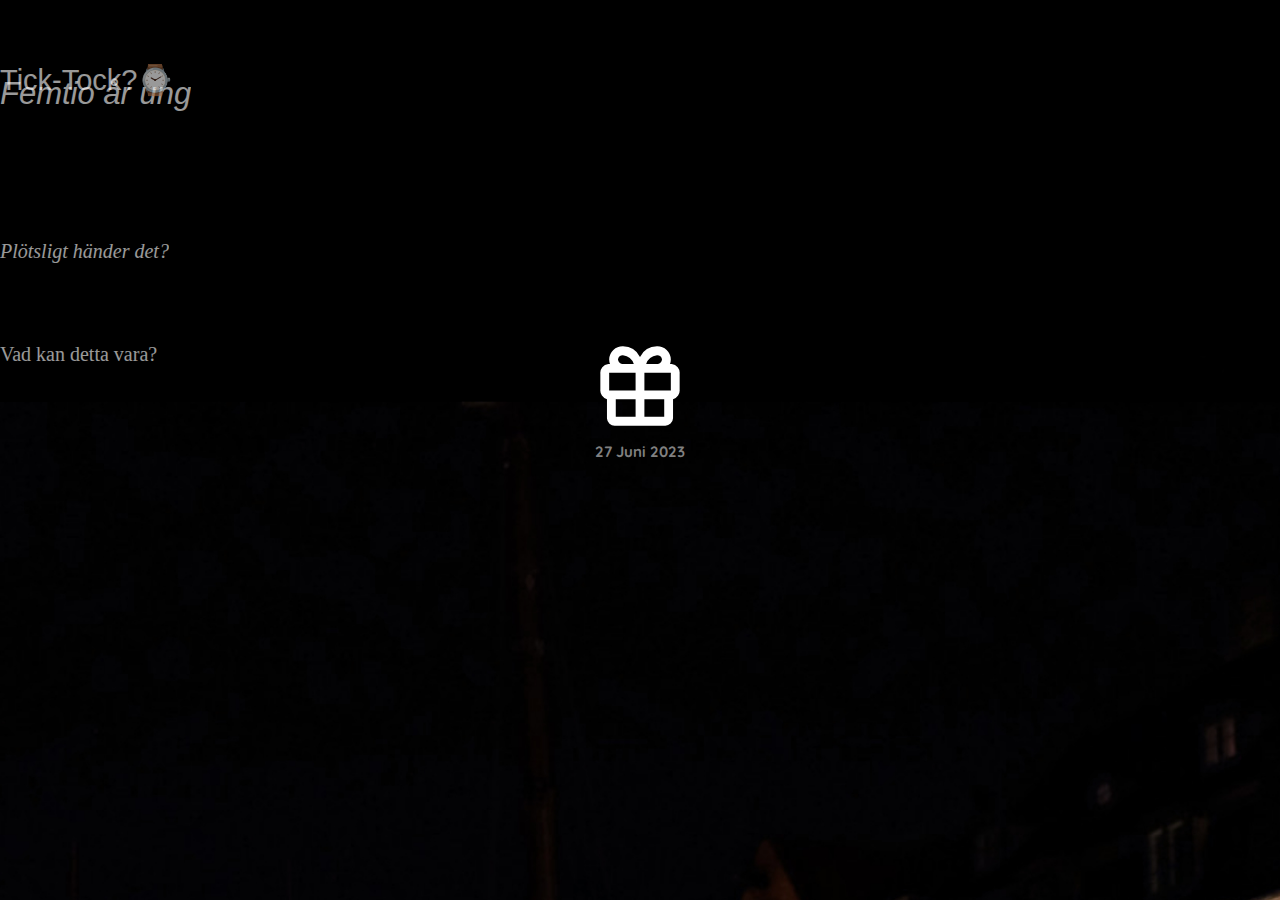
<file: index.html>
<!DOCTYPE html>
<html lang="en">
<head>
  <meta charset="UTF-8">
  <meta name="viewport" content="width=device-width, initial-scale=1.0, user-scalable=no">
  <meta http-equiv="Cache-Control" content="no-cache, no-store, must-revalidate">
  <meta http-equiv="Pragma" content="no-cache" />
  <meta http-equiv="Expires" content="0" />
  <title>Grattis morsan</title>
  <link rel="stylesheet" href="https://cdn.jsdelivr.net/npm/bootstrap@5.3.0/dist/css/bootstrap.min.css">
  <link href="https://fonts.googleapis.com/css2?family=Quicksand:wght@300;400;500;600;700&display=swap" rel="stylesheet">
  <style>
    body {
      display: flex;
      justify-content: center;
      align-items: center;
      height: 100vh;
      background-image: url("media/bg-v2.jpg");
      background-size: cover;
      background-position: center;
      background-repeat: no-repeat;
      overflow: hidden; /* Prevent scrolling */
    }
    .container {
      text-align: center;
      background-color: transparent; /* Removed the white transparent box background color */
      padding: 20px;
      border-radius: 10px;
      font-family: 'Quicksand', sans-serif;
      z-index: 2;
    }
    .fade-button {
      opacity: 0.5;
      background-color: yellow; /* Change the button color to yellow */
      border: none;
    }
    .custom-btn {
      font-size: 28px; /* Change the font size of the button text */
      font-weight: bold;
      transition: transform 0.2s;
      border-radius: 20px
    }
    .custom-btn-1 {
      font-size: 28px; /* Change the font size of the button text */
      font-weight: bold;
      transition: transform 0.2s;
      width: 65%;
      border-radius: 20px
    }
    .custom-btn-2 {
      font-size: 15px; /* Change the font size of the button text */
      font-weight: bold;
      transition: transform 0.2s;
      width: 30%;
      border-radius: 10px
    }
    .custom-btn.active {
      font-size: 28px; /* Increase font weight when button is active */
      transform: scale(1.1); /* Increase size when button is active */
    }
    .custom-btn-1.active {
      font-size: 28px;
      transform: scale(1.1);
    } 
    .custom-btn-2.active {
      font-size: 15px;
      transform: scale(1.1);
    }     

    #timer {
      color: #ffffff; /* Change the color to yellow */
      font-size: 38px; /* Change the font size */
      font-weight: bold; /* Make the text bold */

    }
    #countdownTitle {
      color: #808080; /* Set the color to gray */
      font-size: 15px; /* Adjust the font size as desired */
      font-weight: bold;
      margin-top: 5px; /* Add some top margin to create spacing */
    }
    #imageOverlay {
      position: absolute; /* Position the image overlay */
      /*top: 40%;  */
      left: 50%; /* Center horizontally */
      transform: translate(-50%, -50%); /* Center both horizontally and vertically */
      width: 80px; /* Set the width of the image overlay */
      height: 80px; /* Set the height of the image overlay */
      background-image: url("media/Artboard_181.svg"); /* Replace with the path to your image */
      background-size: cover;
      background-position: center;
      z-index: 2; /* Ensure the image overlay is above the countdown timer */
      margin-top: -50px;
    }

    .pop-up{
      font-size: 32px; /* Change the font size */
      font-weight: bold; /* Make the text bold */      
    }

    .pulse-glow {
    animation: pulse 1.5s infinite;
    }
    
    @keyframes pulse {
      0% {
        box-shadow: 0 0 0 0 rgba(255, 193, 7, 1);
      }
      100% {
        box-shadow: 0 0 0 10px rgb(0, 0, 0);
      }
    }
    
    .slide-in-out {
      position: absolute;
      left: 0;
      top: 50%; /* Set initial position to the middle */
      transform: translateY(-50%); /* Adjust for vertical alignment */
      white-space: nowrap; /* Prevent text wrapping */
      animation: slideInOut 16s linear forwards;
      overflow: hidden; /* Hide any overflowing text */
      z-index: 1;
      color: white;
      opacity: 0.6;      
    }  
    .slide-in-out-vanster {
      position: absolute;
      left: 0;
      top: 50%; /* Set initial position to the middle */
      transform: translateY(-50%); /* Adjust for vertical alignment */
      white-space: nowrap; /* Prevent text wrapping */
      animation: slideInOutVanster 18s linear forwards;
      overflow: hidden; /* Hide any overflowing text */
      z-index: 1;
      color: white;
      opacity: 0.6;      
    }
    .slide-in-out-hoger {
      position: absolute;
      left: 0;
      top: 50%; /* Set initial position to the middle */
      transform: translateY(-50%); /* Adjust for vertical alignment */
      white-space: nowrap; /* Prevent text wrapping */
      animation: slideInOut 22s linear forwards;
      overflow: hidden; /* Hide any overflowing text */
      z-index: 1;
      color: white;
      opacity: 0.6;
    } 
    .slide-in-out-vanster-2 {
      position: absolute;
      left: 0;
      top: 50%; /* Set initial position to the middle */
      transform: translateY(-50%); /* Adjust for vertical alignment */
      white-space: nowrap; /* Prevent text wrapping */
      animation: slideInOutVanster 26s linear forwards;
      overflow: hidden; /* Hide any overflowing text */
      z-index: 1;
      color: white;
      opacity: 0.6;
    }     
    
    @keyframes slideInOut {
      0% {
        transform: translateX(calc(250vw));
      }
      100% {
        transform: translateX(calc(-100% - 100vw));
      }
    }  
    @keyframes slideInOutVanster {
      0% {
        transform: translateX(calc(-150vw));
      }
      100% {
        transform: translateX(calc(100% + 100vw));
      }
    }   

    
  </style>
</head>
<body>

    <div class="slide-in-out"></div>
    <div class="slide-in-out-vanster"></div>
    <div class="slide-in-out-hoger"></div>  
    <div class="slide-in-out-vanster-2"></div>  

    <div class="container">
      <div id="imageOverlay"></div>
      <div id="timer"></div>
      <div id="countdownTitle">27 Juni 2023</div>
      <div class="d-flex justify-content-center">
        <button id="startButton" class="btn btn-warning fade-button btn-grow custom-btn w-50" style="display: none; margin-top: 15px;" disabled data-bs-toggle="modal">Öppna</button>
      </div>
    </div>


    <!-- Bootstrap Modal -->
    <div class="modal fade" id="popupModal" tabindex="-1" aria-labelledby="popupModalLabel" aria-hidden="true">
      <div class="modal-dialog modal-dialog-centered">
        <div class="modal-content w-100" style="background-color: rgb(0, 0, 0); height: 380px;">
          <div class="custom-modal-body text-center" style="color: rgb(255, 255, 255); font-weight: 400; font-size: 40px; margin-top: 40px;">
            Redo för en
          </div>
          <div class="custom-modal-body text-center"style="color: white; font-weight: 700; font-size: 40px; margin-top: -15px;">
            överraskning?
          </div>
          <div class="d-flex justify-content-center" style="margin-top: 20px;">
            <button id ="ja" class="btn btn-warning btn-grow custom-btn-1 pulse-glow">JAA!!!</button> 
          </div>

          <div class="modal-footer d-flex justify-content-center mx-auto" style="border-top-width: 5px; margin-top: 25px; width: 70px;">
          </div>
          
          <div class="d-flex justify-content-center" style="margin-top: 5px;">
            <button id ="trorde" class="btn btn-outline-light btn-grow custom-btn-2">Tror det</button> 
          </div>        
          
        </div>
      </div>
    </div>

    <script src="js/confetti.js" type="module"></script>
    <script src="https://cdn.jsdelivr.net/npm/bootstrap@5.3.0/dist/js/bootstrap.bundle.min.js"></script>
    <script>

  //Räkna ut antal sekunder till 27 juni
  var targetTime = new Date("2023-06-27 13:00:00"); // Replace with your target time
  var x = setInterval(function() {
    var currentTime = new Date().getTime();
    var timeDifference = targetTime.getTime() - currentTime;
    

    var seconds = Math.floor(timeDifference / 1000);
    var minutes = Math.floor(seconds / 60);
    var hours = Math.floor(minutes / 60);
    var days = Math.floor(hours / 24);

    seconds %= 60;
    minutes %= 60;
    hours %= 24;

    var timerElement = document.getElementById("timer");
    timerElement.innerHTML = days + "d " + hours + "h " + minutes + "m " + seconds + "s";

    if (timeDifference < 1) {
      clearInterval(x);
      timerElement.style.display = "none";
      document.getElementById("startButton").classList.remove("fade-button");
      document.getElementById("startButton").style.display = "block";
      document.getElementById("startButton").disabled = false;
      document.getElementById("countdownTitle").style.display = "none";
      document.getElementById("imageOverlay").style.backgroundImage = "url('media/Artboard_171.svg')";
    }
  }, 1000);

      
      document.getElementById("startButton").addEventListener("click", function() {
        setTimeout(function() {
          var myModal = new bootstrap.Modal(document.getElementById("popupModal"));
          myModal.show();
        }, 1000);
      });
      
      document.getElementById("ja").addEventListener("click", function() {
        setTimeout(function() {
          window.location.href = "raffle.html"; // Replace with the desired page URL
        }, 800);
      });
      document.getElementById("trorde").addEventListener("click", function() {
        setTimeout(function() {
          window.location.href = "raffle.html"; // Replace with the desired page URL
        }, 800);
      });

  //window.location.href = "raffle.html"; // Replace with the desired page URL

  // Add event listener to increase button size and font weight when clicked
  var startButton = document.getElementById("startButton");
  var jaButton = document.getElementById("ja");
  var trordeButton = document.getElementById("trorde");

  startButton.addEventListener("click", function() {
    startButton.classList.add("active");
    setTimeout(function() {
      startButton.classList.remove("active");
    }, 300);
  });

  jaButton.addEventListener("click", function() {
    jaButton.classList.add("active");
    setTimeout(function() {
      jaButton.classList.remove("active");
    }, 300);
  });

  trordeButton.addEventListener("click", function() {
    trordeButton.classList.add("active");
    setTimeout(function() {
      trordeButton.classList.remove("active");
    }, 300);
  });

    </script>

  <!-- Glidande text höger 1 -->
  <script>
  // Glidande texten
      //Text 1 höger
      document.addEventListener("DOMContentLoaded", function() {
        var texts = [
          "Femtio år ung",
          "Ganska galna barn",
          "Vad kan detta vara?",
          "Undra vad som ska hända på 00:00:00",
          "Hipp Hipp Hurra för snart är det din födelsedáa",
          "Ålder är inte viktig om du inte är en ost"
        ];
        var fonts = [
          "Arial",
          "Times New Roman",
          "Verdana",
          "Courier New",
          "Georgia"
        ];
        var fontStyles = [
          "normal",
          "italic",
          "bold"
        ];

        function getRandomFontSize() {
          return Math.floor(Math.random() * 15) + 20; // Random font size between 10px and 20px
        }


        var slideInOut = document.querySelector(".slide-in-out");
        var screenHeight = window.innerHeight;

        function startAnimation() {
          var randomText = texts[Math.floor(Math.random() * texts.length)];
          var randomFont = fonts[Math.floor(Math.random() * fonts.length)];
          var randomFontSize = getRandomFontSize();
          var randomFontStyle = fontStyles[Math.floor(Math.random() * fontStyles.length)];
          
          slideInOut.style.fontSize = randomFontSize + "px";
          slideInOut.textContent = randomText;
          slideInOut.style.fontFamily = randomFont;
          slideInOut.style.fontStyle = randomFontStyle;

          var randomY = Math.floor(Math.random() * (screenHeight / 2)); // Random position between top and middle
          slideInOut.style.top = randomY + "px";
          slideInOut.classList.remove("slide-in-out");
          void slideInOut.offsetWidth; // Restart the animation
          slideInOut.classList.add("slide-in-out");
        }
        
        startAnimation(); // Initial animation
        
        slideInOut.addEventListener("animationend", function() {
          setTimeout(startAnimation, 100); // Start the animation again after 1 seconds
        });


      });


  </script>

  <!-- Glidande text vänster 1 -->
  <script>
      document.addEventListener("DOMContentLoaded", function() {
        var textsvanster = [
          "Bästa morsan",
          "Trevligt vi ska ha det!",
          "Tack för att du är du.❤",
          "🥳🥂",
          "Plötsligt händer det?",
          "Tack för att du är du"
        ];
        var fontsvanster = [
          "Arial",
          "Times New Roman",
          "Verdana",
          "Courier New",
          "Georgia"
        ];
        var fontStylesVanster = [
          "normal",
          "italic",
          "bold"
        ];

        function getRandomFontSizeVanster() {
          return Math.floor(Math.random() * 15) + 20; // Random font size between 10px and 20px
        }


        var slideInOutVanster = document.querySelector(".slide-in-out-vanster");
        var screenHeightVanster = window.innerHeight;

        function startAnimationVanster() {
          var randomTextVanster = textsvanster[Math.floor(Math.random() * textsvanster.length)];
          var randomFontVanster = fontsvanster[Math.floor(Math.random() * fontsvanster.length)];
          var randomFontSizeVanster = getRandomFontSizeVanster();
          var randomFontStyleVanster = fontStylesVanster[Math.floor(Math.random() * fontStylesVanster.length)];
          
          slideInOutVanster.style.fontSize = randomFontSizeVanster + "px";
          slideInOutVanster.textContent = randomTextVanster;
          slideInOutVanster.style.fontFamily = randomFontVanster;
          slideInOutVanster.style.fontStyle = randomFontStyleVanster;

          var randomYVanster = Math.floor(Math.random() * (screenHeightVanster / 2)); // Random position between top and middle
          slideInOutVanster.style.top = randomYVanster + "px";
          slideInOutVanster.classList.remove("slide-in-out-vanster");
          void slideInOutVanster.offsetWidth; // Restart the animation
          slideInOutVanster.classList.add("slide-in-out-vanster");
        }
        
        startAnimationVanster(); // Initial animation
        
        slideInOutVanster.addEventListener("animationend", function() {
          setTimeout(startAnimationVanster, 100); // Start the animation again after 1 seconds
        });
      });

  </script>

  <!-- Glidande text höger 2 -->
  <script>
    // Glidande texten
        //Text 1 höger
        document.addEventListener("DOMContentLoaded", function() {
          var textsHoger = [
            "Femtio år ung",
            "Ganska galna barn",
            "Vad kan detta vara?",
            "Undra vad som ska hända på 00:00:00",
            "Hipp Hipp Hurra för snart är det din födelsedáa",
            "Ålder är inte viktig om du inte är en ost"
          ];
          var fontsHoger = [
            "Arial",
            "Times New Roman",
            "Verdana",
            "Courier New",
            "Georgia"
          ];
          var fontStylesHoger = [
            "normal",
            "italic",
            "bold"
          ];
  
          function getRandomFontSizeHoger() {
            return Math.floor(Math.random() * 15) + 15; // Random font size between 10px and 20px
          }
  
  
          var slideInOutHoger = document.querySelector(".slide-in-out-hoger");
          var screenHeight = window.innerHeight;
  
          function startAnimationHoger() {
            var randomTextHoger = textsHoger[Math.floor(Math.random() * textsHoger.length)];
            var randomFontHoger = fontsHoger[Math.floor(Math.random() * fontsHoger.length)];
            var randomFontSizeHoger = getRandomFontSizeHoger();
            var randomFontStyleHoger = fontStylesHoger[Math.floor(Math.random() * fontStylesHoger.length)];
            
            slideInOutHoger.style.fontSize = randomFontSizeHoger + "px";
            slideInOutHoger.textContent = randomTextHoger;
            slideInOutHoger.style.fontFamily = randomFontHoger;
            slideInOutHoger.style.fontStyle = randomFontStyleHoger;
  
            var randomYHoger = Math.floor(Math.random() * (screenHeight / 2)); // Random position between top and middle
            slideInOutHoger.style.top = randomYHoger + "px";
            slideInOutHoger.classList.remove("slide-in-out-hoger");
            void slideInOutHoger.offsetWidth; // Restart the animation
            slideInOutHoger.classList.add("slide-in-out-hoger");
          }
          
          startAnimationHoger(); // Initial animation
          
          slideInOutHoger.addEventListener("animationend", function() {
            setTimeout(startAnimationHoger, 100); // Start the animation again after 1 seconds
          });
  
        });
  
  
    </script>
 
  <!-- Glidande text vänster 2 -->
  <script>
    document.addEventListener("DOMContentLoaded", function() {
      var textsvanster2 = [
        "Bästa morsan",
        "Trevligt vi ska ha det!🎈",
        "Tick-Tock?⌚",
        "Snart smäller det!",
        "Plötsligt händer det?",
        "🎊🎊🎊🎊🎊🎊"
      ];
      var fontsvanster2 = [
        "Arial",
        "Times New Roman",
        "Verdana",
        "Courier New",
        "Georgia"
      ];
      var fontStylesVanster2 = [
        "normal",
        "italic",
        "bold"
      ];

      function getRandomFontSizeVanster2() {
        return Math.floor(Math.random() * 15) + 20; // Random font size between 10px and 20px
      }


      var slideInOutVanster2 = document.querySelector(".slide-in-out-vanster-2");
      var screenHeightVanster2 = window.innerHeight;

      function startAnimationVanster2() {
        var randomTextVanster2 = textsvanster2[Math.floor(Math.random() * textsvanster2.length)];
        var randomFontVanster2 = fontsvanster2[Math.floor(Math.random() * fontsvanster2.length)];
        var randomFontSizeVanster2 = getRandomFontSizeVanster2();
        var randomFontStyleVanster2 = fontStylesVanster2[Math.floor(Math.random() * fontStylesVanster2.length)];
        
        slideInOutVanster2.style.fontSize = randomFontSizeVanster2 + "px";
        slideInOutVanster2.textContent = randomTextVanster2;
        slideInOutVanster2.style.fontFamily = randomFontVanster2;
        slideInOutVanster2.style.fontStyle = randomFontStyleVanster2;

        var randomYVanster2 = Math.floor(Math.random() * (screenHeightVanster2 / 2)); // Random position between top and middle
        slideInOutVanster2.style.top = randomYVanster2 + "px";
        slideInOutVanster2.classList.remove("slide-in-out-vanster-2");
        void slideInOutVanster2.offsetWidth; // Restart the animation
        slideInOutVanster2.classList.add("slide-in-out-vanster-2");
      }
      
      startAnimationVanster2(); // Initial animation
      
      slideInOutVanster2.addEventListener("animationend", function() {
        setTimeout(startAnimationVanster2, 100); // Start the animation again after 1 seconds
      });
    });

</script>

</body>
</html>
</file>
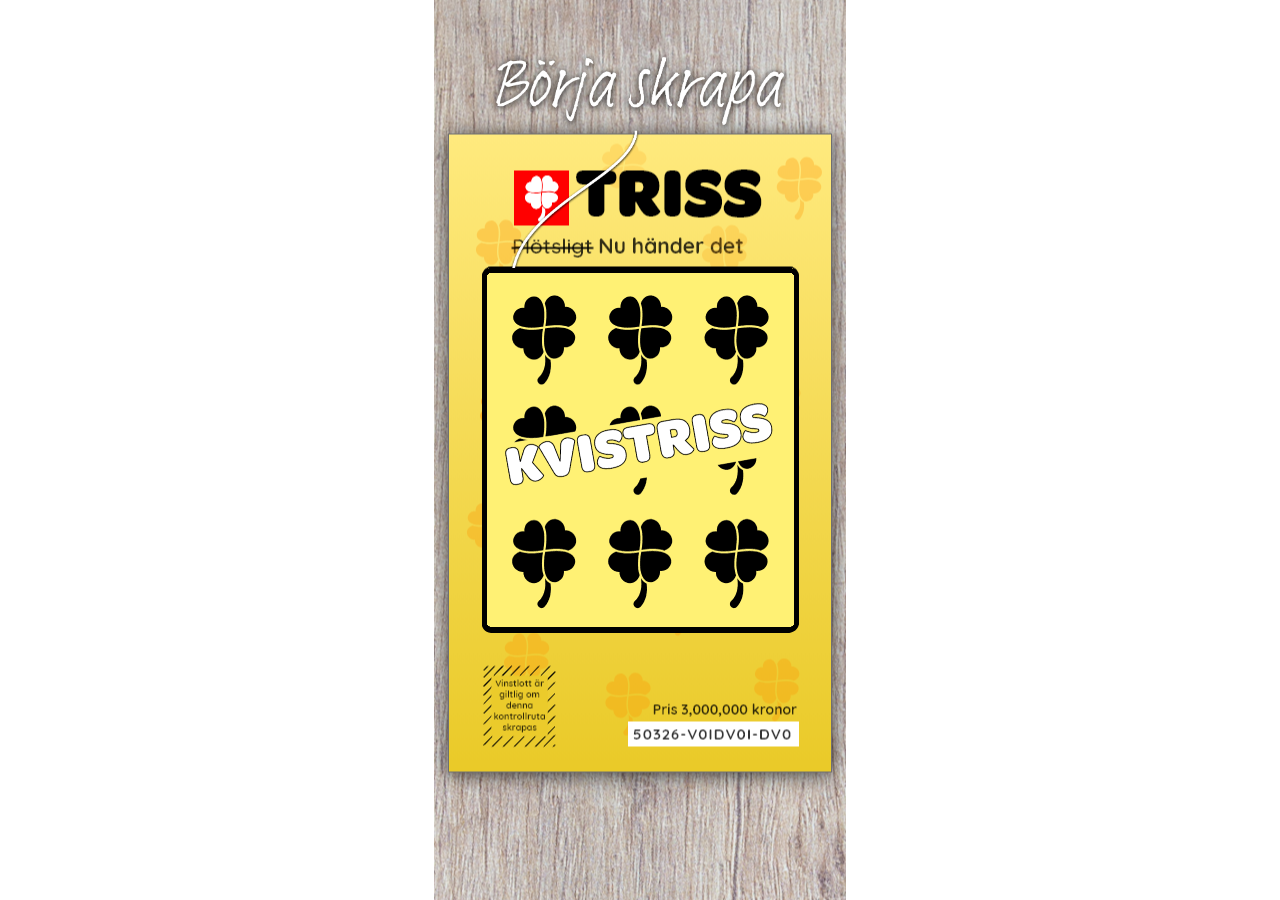
<file: raffle.html>
<!DOCTYPE html>
<html lang="en">
<head>
  <meta charset="UTF-8">
  <meta name="viewport" content="width=device-width, initial-scale=0.917,user-scalable=no">
  <meta http-equiv="Cache-Control" content="no-cache, no-store, must-revalidate">
  <meta http-equiv="Pragma" content="no-cache" />
  <meta http-equiv="Expires" content="0" />
  <title>Grattis morsan</title>
  <link rel="stylesheet" href="https://cdn.jsdelivr.net/npm/bootstrap@5.3.0/dist/css/bootstrap.min.css">
  <link href="https://fonts.googleapis.com/css2?family=Quicksand:wght@300;400;500;600;700&display=swap" rel="stylesheet">
  <style>
    body {
      display: flex;
      justify-content: center;
      align-items: center;
      height: 100vh;
      background-image: url("media/bakgrund-3.png");
      background-size: auto;
      background-position: center;
      background-repeat: no-repeat;
      overflow: hidden;
      position: relative;    
      font-family: 'Quicksand', sans-serif; 
    }

    .canvas {
    position: absolute;
    display: flex;
    justify-content: center;
    align-items: center;
    background-size: cover;
    background-position: center;
    overflow: hidden;
    z-index: 1;
    }
    
    .form {
    padding: 20px;
    visibility: visible;
    }


    .custom-btn {
      font-size: 25px; /* Change the font size of the button text */
      font-weight: 800;
      transition: transform 0.2s;
      width: 100%;
      border-radius: 10px
      
    
    }
    .borja {
      z-index: 2;
      position: fixed;
      margin-top: -580px;
      background-repeat: no-repeat;
    }
    
    .borja img{
    max-width: 300px;
    height: auto;  
    }
    
    .fade-in {
      opacity: 1;
      transition: opacity 3s;
    }

    .modal-overlay {
      position: fixed;
      top: 0;
      left: 0;
      width: 100%;
      height: 100%;
      background-color: rgba(0, 0, 0, 0.8);
      z-index: 1050; 
    }

    .modal-content {
      opacity: 0;
      transition: opacity 0.3s;
      z-index: 1060; 
    }
    .countdown {
      position: fixed;
      top: 50%;
      left: 50%;
      transform: translate(-50%, -50%);
      font-size: 48px;
      color: white;
      font-weight: bold;
      text-align: center;
      z-index: 1070;   
    }
    
    @keyframes firework-animation {
            0% {
                background-color: #ff8426;
            }

            25% {
                background-color: #fffc84;
            }

            50% {
                background-color: #ff83f4;
            }

            75% {
                background-color: #83b6ff;
            }

            100% {
                background-color: #ff8426;
            }
        }

        @-webkit-keyframes firework-animation {
            0% {
                background-color: #ff8426;
            }

            25% {
                background-color: #fffc84;
            }

            50% {
                background-color: #ff83f4;
            }

            75% {
                background-color: #83b6ff;
            }

            100% {
                background-color: #ff8426;
            }
        }

        @keyframes firework-seed-animation {
            0% {
                background-color: #ff8426;
            }

            25% {
                background-color: #fffc84;
            }

            100% {
                background-color: #ff8426;
            }
        }

        @-webkit-keyframes firework-seed-animation {
            0% {
                background-color: #ff8426;
            }

            25% {
                background-color: #fffc84;
            }

            100% {
                background-color: #ff8426;
            }
        }

        @keyframes firework-fade-animation {
            0% {
                opacity: 1;
            }

            50% {
                opacity: 1;
            }

            100% {
                opacity: 0;
            }
        }

        @-webkit-keyframes firework-fade-animation {
            0% {
                opacity: 1;
            }

            50% {
                opacity: 1;
            }

            100% {
                opacity: 0;
            }
        }

        .fireWorkBatch {
            z-index: 999;
            position: absolute;
            top: 0px;
            left: 0px;
            animation-name: firework-fade-animation;
            animation-timing-function: cubic-bezier(0.5, 0, 0. 0.5);
            animation-duration: 2.5s;
            z-index: 1065; 
            transform: translateZ(0)
        }

        .fireWorkParticle {
            z-index: 999;
            position: absolute;
            height: 4px;
            width: 4px;
            border-radius: 2.5px;
            animation-name: firework-animation;
            animation-timing-function: linear;
            animation-duration: 3s;
            animation-iteration-count: infinite;
            z-index: 1065; 
            transform: translateZ(0)
        }

        .fireWorkSeed {
            z-index: 999;
            position: absolute;
            height: 4px;
            width: 4px;
            border-radius: 5px;
            animation-name: firework-seed-animation;
            animation-timing-function: linear;
            animation-duration: 3.5s;
            animation-iteration-count: infinite;
            z-index: 1065;
            transform: translateZ(0) 
        }
        .modal-content{
          opacity: 0;
          background-color: transparent;
        }
        .bild-vinst {
          position: relative;
          display: flex;
          flex-direction: column;
          align-items: center;
          justify-content: center;
          margin-top: 1%;
          background-position: center;
          overflow: hidden;
          z-index: 1062;
        }

        .image-container {
          display: flex;
          justify-content: center;
        }
        .scaled-image {
          width: 50%; /* Adjust the width as per your requirement */
          height: auto; /* This maintains the aspect ratio */
        }

        .text-container {
          text-align: center;
        }
        .text-vinst1{
          margin-top: 15px;
          font-size: 28px;
          font-weight: bold;
          color: white;
        }
        .text-vinst2{
          margin-top: -10px;
          font-size: 28px;
          font-weight: bold;
          color: white;
        }
        .text-vinst-stor{
          margin-top: 25px;
          font-size: 70px;
          font-weight: bold;
          color:rgba(255, 193, 7, 1);
        }
        .text-vinst-footer{
          position: absolute;
          bottom: 1%;
          width: 100%;
          text-align: center;
          font-size: 28px;
          font-weight: bold;
          color: white;
        }


  </style>
</head>
<body>
    
    <div id="borja-skrapa" class="borja">
      <img src="media/borja-1.png">
    </div>
    <canvas class="canvas" id="js-canvas" width="317" height="365"></canvas>
    <div class="d-flex justify-content-center" style="margin-top: -700px;">
      <button id="kontroll" class="btn btn-dark custom-btn"style="display: none;" disabled data-bs-toggle="modal" >Kontrollera vinst</button>
    </div>
  
  <!-- Bootstrap Modal -->
  <div class="modal fade" id="myModal" tabindex="-1" aria-labelledby="myModalLabel" aria-hidden="true">
    <div class="modal-dialog modal-dialog-centered" >
      <div class="modal-overlay"></div>
      <div class="modal-content w-100" style="position: absolute; top: 10%; bottom: 5%;" >
        <div class="modal-body">
          <div class="bild-vinst">
            <div class="image-container">
              <img src="media/vinstbild.png" class="scaled-image">
            </div>
            <div class="text-container">
              <h1 class="text-vinst1">Von Anka</h1>
              <h1 class="text-vinst2">Upplevelsen</h1>
              <h1 class="text-vinst-stor">30.000kr</h1>
            </div>
          </div>
        </div>
        <h1 class="text-vinst-footer">Grattis på 50 års dagen</h1>
      </div>
    </div>
  </div>
  <audio id="myAudio">
    <source src="media/countdown.mp3" type="audio/mp3">
    Your browser does not support the audio tag.
  </audio>


  <script src="https://cdn.jsdelivr.net/npm/bootstrap@5.3.0/dist/js/bootstrap.bundle.min.js"></script>
  
  
  <script>
    //-----------------------Pop-up, timer och vinst!---------------------------

    //stop audio
      function stopAudio() {
      var audio = document.getElementById("myAudio");
      audio.pause();
      audio.currentTime = 0;
    }

    document.getElementById("kontroll").addEventListener("click", function() {
    // Add a fade-in class to the body element
    document.body.classList.add('fade-in');

    // Show the Bootstrap modal after a delay
    setTimeout(function() {
      var myModal = new bootstrap.Modal(document.getElementById('myModal'));
      myModal.show();
    
    var modalContent = document.querySelector('.modal-content');
    modalContent.style.opacity = 0;

    if (parseFloat(modalContent.style.opacity) === 0) {
    // Create a countdown element
      var countdown = document.createElement('div');
      countdown.classList.add('countdown');
      document.body.appendChild(countdown);

    // Start the countdown from 15

    var audio = document.getElementById("myAudio");
    audio.play();




    var brd;
    var fwkPtc;  
    var fwkSed;
    var fwkBch;
    var id;
//---------------------------------------------------------------------------------------
function runFireworks() {  

  function kalla(){
  const here = 0.7 + Math.random() * 0.5;
  return here;
}  

 brd = document.createElement("DIV");
document.body.insertBefore(brd, document.getElementById("board"));
seeds = [];
particles = [];
  
const fwkPtcIniV = 0.3;
const fwkPtcIniT = 2000;
const fwkSedIniT = 1000;
const a = 0.0005;
const g = 0.0005;
const v = 0.3;
const cursorXOffset = 5;
const cursorYOffset = 0;

function newFireworkParticle(x, y, angle) {
  fwkPtc = document.createElement("DIV");
  fwkPtc.setAttribute('class', 'fireWorkParticle');
  fwkPtc.time = fwkPtcIniT;
  while (angle > 360)
    angle -= 360;
  while (angle < 0)
    angle += 360;
  fwkPtc.velocity = [];

  fwkPtc.velocity.x = fwkPtcIniV * Math.sin(angle * Math.PI / 180) * (1 - Math.random() * v);
  fwkPtc.velocity.y = fwkPtcIniV * Math.cos(angle * Math.PI / 180) * (1 - Math.random() * v);
  
  fwkPtc.position = [];
  fwkPtc.position.x = x;
  fwkPtc.position.y = y;
  fwkPtc.style.left = fwkPtc.position.x + 'px';
  fwkPtc.style.top = fwkPtc.position.y + 'px';
  if (particles == null)
    particles = [];
  particles.push(fwkPtc);
  return fwkPtc;
}

function newFireworkSeed(x, y) {
  fwkSed = document.createElement("DIV");
  fwkSed.setAttribute('class', 'fireWorkSeed');
  brd.appendChild(fwkSed);
  fwkSed.time = fwkSedIniT;
  fwkSed.velocity = [];
  fwkSed.velocity.x = 0;
  fwkSed.velocity.y = kalla(); // Use the kalla() function to get a new value each time
  fwkSed.position = [];
  fwkSed.position.x = x;
  fwkSed.position.y = window.innerHeight / 1.05;
  fwkSed.style.left = fwkSed.position.x + 'px';
  fwkSed.style.top = fwkSed.position.y + 'px';
  if (seeds == null)
    seeds = [];
  seeds.push(fwkSed);
  return fwkSed;
}

function newFireWorkStar(x, y) {
  var fwkBch = document.createElement("DIV");
  fwkBch.setAttribute('class', 'fireWorkBatch');
  var a = 0;
  while (a < 360) {
    var fwkPtc = newFireworkParticle(x, y, a);
    fwkBch.appendChild(fwkPtc);
    a += 5;
  }
  brd.appendChild(fwkBch);
}
var xArray = [1.1, 1.5, 1.7, 2, 3, 5];
function loopFireworks() {
  const randomIndex = Math.floor(Math.random() * xArray.length);
  var x = window.innerWidth / xArray[randomIndex];
  var y = window.innerHeight;
  newFireworkSeed(x, y);
  setTimeout(loopFireworks, 1000);
}

loopFireworks();
  
var before = Date.now();
id = setInterval(frame, 5);

function frame() {
  var current = Date.now();
  var deltaTime = current - before;
  before = current;

  for (i in seeds) {
    fwkSed = seeds[i];
    fwkSed.time -= deltaTime;
    if (fwkSed.time > 0) {
      fwkSed.velocity.x -= fwkSed.velocity.x * a * deltaTime;
      fwkSed.velocity.y -= g * deltaTime + fwkSed.velocity.y * a * deltaTime;
      fwkSed.position.x += fwkSed.velocity.x * deltaTime;
      fwkSed.position.y -= fwkSed.velocity.y * deltaTime;
      fwkSed.style.left = fwkSed.position.x + 'px';
      fwkSed.style.top = fwkSed.position.y + 'px';
    } else {
      newFireWorkStar(fwkSed.position.x, fwkSed.position.y);
      fwkSed.parentNode.removeChild(fwkSed);
      seeds.splice(i, 1);
    }
  }
  

  for (i in particles) {
    var fwkPtc = particles[i];
    fwkPtc.time -= deltaTime;
    if (fwkPtc.time > 0) {
      fwkPtc.velocity.x -= fwkPtc.velocity.x * a * deltaTime;
      fwkPtc.velocity.y -= g * deltaTime + fwkPtc.velocity.y * a * deltaTime;
      fwkPtc.position.x += fwkPtc.velocity.x * deltaTime;
      fwkPtc.position.y -= fwkPtc.velocity.y * deltaTime;
      fwkPtc.style.left = fwkPtc.position.x + 'px';
      fwkPtc.style.top = fwkPtc.position.y + 'px';
    } else {
      fwkPtc.parentNode.removeChild(fwkPtc);
      particles.splice(i, 1);
    }
  }

 const fwkSedIniV = kalla();

} 
return id;
}
   
//---------------------------------------------------------------------------------------


      var count = 15;
      //var count = 1;
      countdown.innerHTML = count;
    
      // Variable to hold the interval ID for fireworks
        var fireworksInterval; 
      // Call the fireworks function and store the interval ID
        fireworksInterval = runFireworks();

      // Update the countdown every second
      var countdownInterval = setInterval(function() {
        count--;
        countdown.innerHTML = count;

        // If countdown reaches 0, remove the countdown element and reset the modal
        if (count === 0) {
          clearInterval(countdownInterval);
          countdown.remove();
          // Reset the modal here
          var modalContent = document.querySelector('.modal-content');
          modalContent.style.opacity = 1;
        }
      }, 1000);
    }
      // Add event listeners to handle clicks and modal closing
      myModal._element.addEventListener('click', resetCountdown);

      // Function to reset the countdown and remove event listeners
      function resetCountdown() {
        clearInterval(countdownInterval);
        countdown.remove();
        stopAudio();
        
        resetFireworks();
        brd.remove();
        clearInterval(id);

        

        myModal._element.removeEventListener('click', resetCountdown);
      }
     



    // Function to stop the fireworks and remove elements
    function resetFireworks() {
      clearInterval(fireworksInterval);
      
      

      // Remove fireworks elements from the document
      var fwkElements = document.querySelectorAll('.fireWorkParticle, .fireWorkSeed, .fireWorkBatch');
      fwkElements.forEach(function(element) {
        element.parentNode.removeChild(element);
      });

      // Reset the arrays
      seeds = [];
      particles = [];

    }

    }, 1000); // Delay of 5 seconds before showing the modal
  });
//--------------------------------------------------------------
</script>
    


<script>

 (function() {

  'use strict';
  
  var isDrawing, lastPoint;
  var container    = document.getElementById('js-container'),
      canvas       = document.getElementById('js-canvas'),
      canvasWidth  = canvas.width,
      canvasHeight = canvas.height,
      //ctx        = canvas.getContext('2d'),
      ctx          = canvas.getContext('2d', { willReadFrequently: true }),
      image        = new Image(),
      brush        = new Image();
  
      
      
  // base64 Workaround because Same-Origin-Policy
  image.src ='[data-uri]';
  image.onload = function() {
    ctx.drawImage(image, 0, 0);
    // Show the form when Image is loaded.
    document.querySelectorAll('.form')[0].style.visibility = 'visible';
  };
  brush.src = 'media/brush-2.png'
  
  
  canvas.addEventListener('mousedown', handleMouseDown, false);
  canvas.addEventListener('touchstart', handleMouseDown, false);
  canvas.addEventListener('mousemove', handleMouseMove, false);
  canvas.addEventListener('touchmove', handleMouseMove, false);
  canvas.addEventListener('mouseup', handleMouseUp, false);
  canvas.addEventListener('touchend', handleMouseUp, false);
  
  function distanceBetween(point1, point2) {
    return Math.sqrt(Math.pow(point2.x - point1.x, 2) + Math.pow(point2.y - point1.y, 2));
  }
  
  function angleBetween(point1, point2) {
    return Math.atan2( point2.x - point1.x, point2.y - point1.y );
  }
  
  // Only test every `stride` pixel. `stride`x faster,
  // but might lead to inaccuracy
  function getFilledInPixels(stride) {
    if (!stride || stride < 1) { stride = 1; }
    
    var pixels   = ctx.getImageData(0, 0, canvasWidth, canvasHeight),
        pdata    = pixels.data,
        l        = pdata.length,
        total    = (l / stride),
        count    = 0;
 
        
        
    // Iterate over all pixels
    for(var i = count = 0; i < l; i += stride) {
      if (parseInt(pdata[i]) === 0) {
        count++;
      }
    }
    
    return Math.round((count / total) * 100);
  }
  
  function getMouse(e, canvas) {
    var offsetX = 0, offsetY = 0, mx, my;

    if (canvas.offsetParent !== undefined) {
      do {
        offsetX += canvas.offsetLeft;
        offsetY += canvas.offsetTop;
      } while ((canvas = canvas.offsetParent));
    }

    mx = (e.pageX || e.touches[0].clientX) - offsetX;
    my = (e.pageY || e.touches[0].clientY) - offsetY;

    return {x: mx, y: my};
  }
  
  function handlePercentage(filledInPixels) {

    filledInPixels = filledInPixels || 0;
    console.log(filledInPixels + '%');
   
    if (filledInPixels > 1) {
        const borjaDiv = document.getElementById('borja-skrapa');
        borjaDiv.style.display = 'none'; // Hide the container div
        borjaDiv.innerHTML = ''; // Remove the image element from the container div
      }
    
    if (filledInPixels > 70) {
    //if (75 > 70) {
      document.getElementById("kontroll").style.display = "block";
      document.getElementById("kontroll").disabled = false;
    }
  }

  function handleMouseDown(e) {
    isDrawing = true;
    lastPoint = getMouse(e, canvas);
  }

  function handleMouseMove(e) {
    if (!isDrawing) { return; }
    
    e.preventDefault();

    var currentPoint = getMouse(e, canvas),
        dist = distanceBetween(lastPoint, currentPoint),
        angle = angleBetween(lastPoint, currentPoint),
        x, y;
    
    for (var i = 0; i < dist; i++) {
      x = lastPoint.x + (Math.sin(angle) * i) - 10;
      y = lastPoint.y + (Math.cos(angle) * i) - 10;
      ctx.globalCompositeOperation = 'destination-out';
      ctx.drawImage(brush, x, y);
    }
    
    lastPoint = currentPoint;
    handlePercentage(getFilledInPixels(32));
  }

  function handleMouseUp(e) {
    isDrawing = false;
  }

  
  
})();  
 
  </script>

</body>
</html>
</file>
